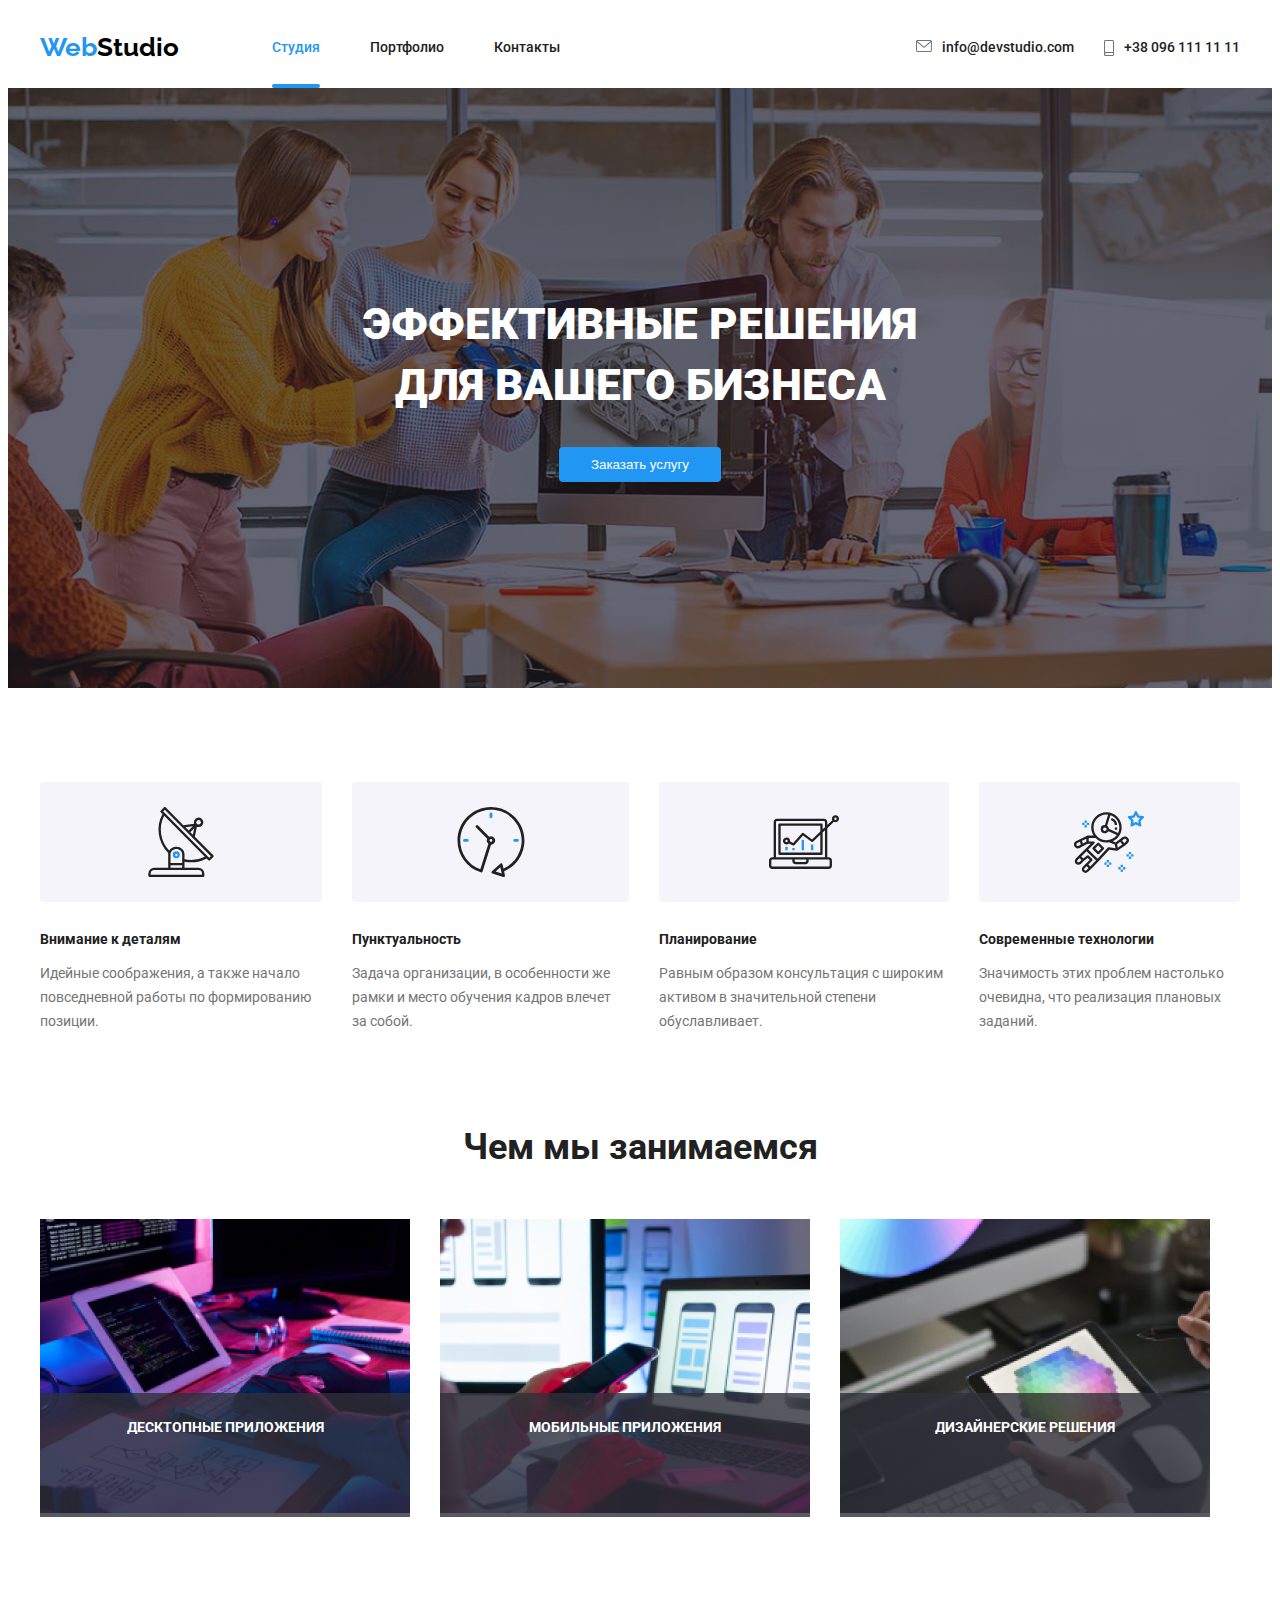
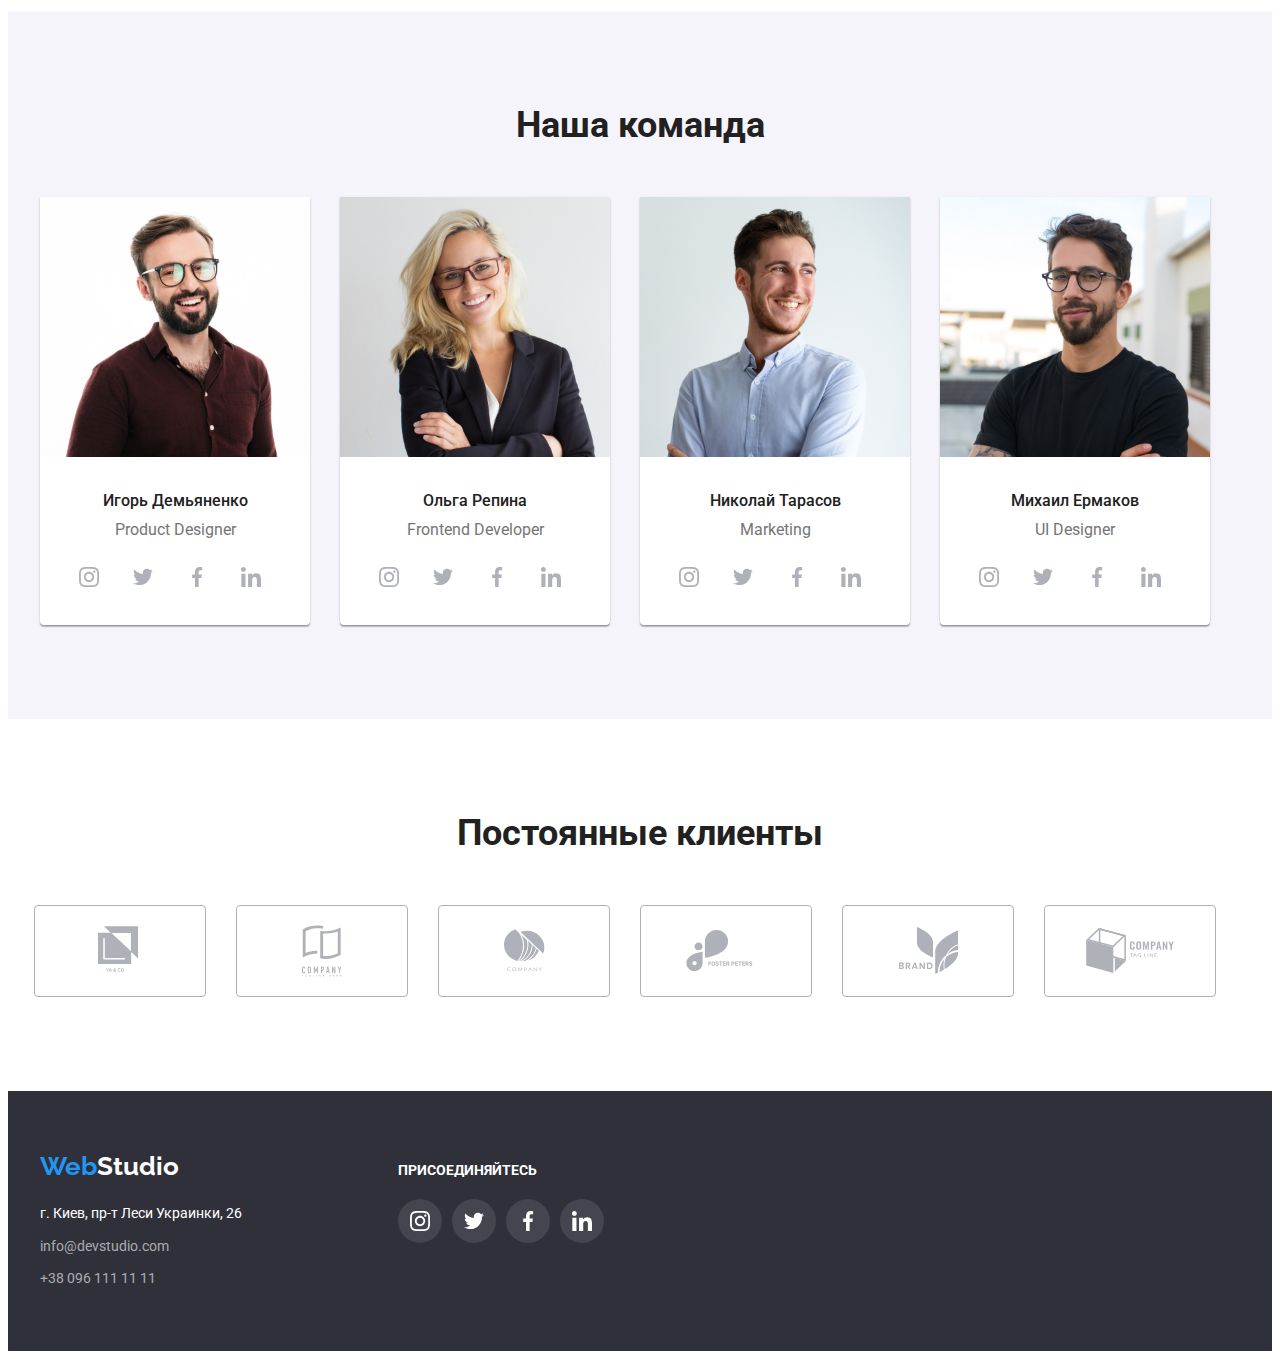
<file: index.html>
<!DOCTYPE html>
<html lang="ru">
<head>
    <meta charset="UTF-8">
    <meta name="viewport" content="width=device-width, initial-scale=1.0">
    <title>Главная</title>
    <link href="https://fonts.googleapis.com/css2?family=Raleway:wght@700&family=Roboto&display=swap" rel="stylesheet">
    <link rel="stylesheet" href="https://cdnjs.cloudflare.com/ajax/libs/modern-normalize/1.0.0/modern-normalize.min.css" integrity="sha512-ISS7cAi1PEhQ8jnbJpJZMd29NlhNj4AWYyLOSp2CE/CsHxTCu+r+t0D2yoJudVrd0/8fTVPUVDzY5Tvli75u/g==" crossorigin="anonymous" />
    <link rel="stylesheet" href="css/styles.css">
</head>
<body>
    <!--Панель навигации-->
    <header>
        <div class="container nav">
            <nav class="main-nav">
                <a href="./" class="logo"><span class="logo-header">Web</span><span class="logo-title">Studio</span></a>
    
                <ul class="nav list">
                    <li class="link-item"><a href="./"><span class="nav-title current">Студия</span></a></li>
                    <li class="link-item"><a href="./portfolio.html"><span class="nav-title">Портфолио</span></a></li>
                    <li class="link-item"><a href=""><span class="nav-title">Контакты</span></a></li>
                </ul>
            </nav>
                <ul class="contacts list">
                <li class="link">
                    <a class="link-item" href ="mailto:info@devstudio.com"><svg class="icon-envelope">
                        <use href="./images/symbol-defs.svg#icon-envelope"></use>
                    </svg>
                    <span class="contacts-title">info@devstudio.com</span>
                </a>    
            </li>
                <li class="link">
                    <a class="link-item" href="tel:380961111111"><svg class="smartphone">
                        <use href="./images/symbol-defs.svg#icon-smartphone"></use>
                    </svg>
                    <span class="contacts-title">+38 096 111 11 11</span></a></li>
            </ul>
        </div>
    </header>

    <main> 
        <!--Верхний блок-->
        <section class="hero block overlay">
            <div class="hero-content">
                <h1 class="hero-title">Эффективные решения <br>для вашего бизнеса</h1>
               <button class="button-link" data-modal-open>Заказать услугу</button>
            </div>
            
        </section>

    <!--Преимущества-->
    <section class="section">
        <div class="container"> 
                <ul class="advantages list">
                <li class="tumb">
                <h3 class="section-title">Внимание к деталям</h3>
                <p class="section-text item">Идейные соображения, а также начало повседневной работы по формированию позиции.</p>
            </li>
            <li class="tumb">
                <h3 class="section-title">Пунктуальность</h3>
                <p class="section-text item">Задача организации, в особенности же рамки и место обучения кадров влечет за собой.</p>
            </li>
            <li class="tumb">
                <h3 class="section-title">Планирование</h3>
                <p class="section-text item">Равным образом консультация с широким активом в значительной степени обуславливает.</p>
            </li>
            <li class="tumb">
                <h3 class="section-title">Современные технологии</h3>
                <p class="section-text item">Значимость этих проблем настолько очевидна, что реализация плановых заданий.</p>
            </li>
        </ul>
    </div>   
    </section>
   
    <!--Чем занимается компания-->
    <section class="section-first">
        <div class="container">
            <h2 class="caption">Чем мы занимаемся</h2>
            <ul class="caption-img list">
                <li class="li-caption"><img src="./images/box_1.jpg" alt="Сфера деятельности компании 1" width="370" /><p class="caption-text">ДЕСКТОПНЫЕ ПРИЛОЖЕНИЯ</p></li>
                <li class="li-caption"><img src="./images/box_2.jpg" alt="Сфера деятельности компании 2" width="370" /><p class="caption-text">МОБИЛЬНЫЕ ПРИЛОЖЕНИЯ</p></li>
                <li class="li-caption"><img src="./images/box_3.jpg" alt="Сфера деятельности компании 3" width="370" /><p class="caption-text">ДИЗАЙНЕРСКИЕ РЕШЕНИЯ</p></li>
            </ul>
        </div>
    </section>

    <section class="title-text section-second">
        <div class="container">
            <h2 class="caption">Наша команда</h2>
            <ul class="team list">
                <li class="team-img"><img src="./images/team_card_1.jpg" alt="Член нашей команды 1" width="270" />
                    <h3 class="section-title-name">Игорь Демьяненко</h3>
                        <p class="profession-item" lang="en"><span class="proffesion">Product Designer</span></p>
                   <ul class="list social-icon-list">
                       <li class="social-icon-item">
                           <a class="social-icon-link" href="https://www.instagram.com/">
                            <svg class="social-icon"><use href="./images/symbol-defs.svg#icon-instagram-2"></use></svg></a>
                        </li>
                        <li class="social-icon-item">
                            <a class="social-icon-link" href="https://twitter.com/">
                             <svg class="social-icon"><use href="./images/symbol-defs.svg#icon-twitter-1"></use></svg></a>
                         </li>
                         <li class="social-icon-item">
                            <a class="social-icon-link" href="https://www.facebook.com/">
                             <svg class="social-icon"><use href="./images/symbol-defs.svg#icon-facebook-1"></use></svg></a>
                         </li>
                         <li class="social-icon-item">
                            <a class="social-icon-link" href="https://www.linkedin.com/">
                             <svg class="social-icon"><use href="./images/symbol-defs.svg#icon-linkedin-1"></use></svg></a>
                         </li>
                    </ul> 
                    </li>
                <li class="team-img"><img src="./images/team_card_2.jpg" alt="Член нашей команды 2" width="270" />
                    <h3 class="section-title-name">Ольга Репина</h3>
                        <p class="profession-item" lang="en"><span class="proffesion">Frontend Developer</span></p>
                        <ul class="list social-icon-list">
                            <li class="social-icon-item">
                                <a class="social-icon-link" href="https://www.instagram.com/">
                                 <svg class="social-icon"><use href="./images/symbol-defs.svg#icon-instagram-2"></use></svg></a>
                             </li>
                             <li class="social-icon-item">
                                 <a class="social-icon-link" href="https://twitter.com/">
                                  <svg class="social-icon"><use href="./images/symbol-defs.svg#icon-twitter-1"></use></svg></a>
                              </li>
                              <li class="social-icon-item">
                                 <a class="social-icon-link" href="https://www.facebook.com/">
                                  <svg class="social-icon"><use href="./images/symbol-defs.svg#icon-facebook-1"></use></svg></a>
                              </li>
                              <li class="social-icon-item">
                                 <a class="social-icon-link" href="https://www.linkedin.com/">
                                  <svg class="social-icon"><use href="./images/symbol-defs.svg#icon-linkedin-1"></use></svg></a>
                              </li>
                         </ul> 
                    </li>
                <li class="team-img"><img src="./images/team_card_3.jpg" alt="Член нашей команды 3" width="270" />
                    <h3 class="section-title-name">Николай Тарасов</h3>
                        <p class="profession-item" lang="en"><span class="proffesion">Marketing</span></p>
                        <ul class="list social-icon-list">
                            <li class="social-icon-item">
                                <a class="social-icon-link" href="https://www.instagram.com/">
                                 <svg class="social-icon"><use href="./images/symbol-defs.svg#icon-instagram-2"></use></svg></a>
                             </li>
                             <li class="social-icon-item">
                                 <a class="social-icon-link" href="https://twitter.com/">
                                  <svg class="social-icon"><use href="./images/symbol-defs.svg#icon-twitter-1"></use></svg></a>
                              </li>
                              <li class="social-icon-item">
                                 <a class="social-icon-link" href="https://www.facebook.com/">
                                  <svg class="social-icon"><use href="./images/symbol-defs.svg#icon-facebook-1"></use></svg></a>
                              </li>
                              <li class="social-icon-item">
                                 <a class="social-icon-link" href="https://www.linkedin.com/">
                                  <svg class="social-icon"><use href="./images/symbol-defs.svg#icon-linkedin-1"></use></svg></a>
                              </li>
                         </ul> 
                    </li>
                <li class="team-img"><img src="./images/team_card_4.jpg" alt="Член нашей команды 4" width="270" />
                        <h3 class="section-title-name">Михаил Ермаков</h3>
                        <p class="profession-item" lang="en"><span class="proffesion">UI Designer</span></p>
                        <ul class="list social-icon-list">
                            <li class="social-icon-item">
                                <a class="social-icon-link" href="https://www.instagram.com/">
                                 <svg class="social-icon"><use href="./images/symbol-defs.svg#icon-instagram-2"></use></svg></a>
                             </li>
                             <li class="social-icon-item">
                                 <a class="social-icon-link" href="https://twitter.com/">
                                  <svg class="social-icon"><use href="./images/symbol-defs.svg#icon-twitter-1"></use></svg></a>
                              </li>
                              <li class="social-icon-item">
                                 <a class="social-icon-link" href="https://www.facebook.com/">
                                  <svg class="social-icon"><use href="./images/symbol-defs.svg#icon-facebook-1"></use></svg></a>
                              </li>
                              <li class="social-icon-item">
                                 <a class="social-icon-link" href="https://www.linkedin.com/">
                                  <svg class="social-icon"><use href="./images/symbol-defs.svg#icon-linkedin-1"></use></svg></a>
                              </li>
                         </ul> 
                    </li>
                </ul>
            </div>
    </section>
    <section class="title-text section-third">
        <div class="container">
            <h2 class="caption">Постоянные клиенты</h2>
            <ul class="list company">
                <li class="company-icon-item"><a class="company-icon-link" href="">
                    <svg class="company-icon" width="44.27" height="49.23"><use href="./images/symbol-defs.svg#icon-logo-1"></use></svg></a></li>
                <li class="company-icon-item"><a class="company-icon-link" href="">
                    <svg class="company-icon" width="40" height="52"><use href="./images/symbol-defs.svg#icon-logo-2"></use></svg></a></li>
                <li class="company-icon-item"><a class="company-icon-link" href="">
                    <svg class="company-icon" width="41" height="42.6"><use href="./images/symbol-defs.svg#icon-logo-3"></use></svg></a></li>
                <li class="company-icon-item"><a class="company-icon-link" href="">
                    <svg class="company-icon" width="79.66" height="42.02"><use href="./images/symbol-defs.svg#icon-logo-4"></use></svg></a></li>
                <li class="company-icon-item"><a class="company-icon-link" href="">
                    <svg class="company-icon" width="59" height="47"><use href="./images/symbol-defs.svg#icon-logo-5"></use></svg></a></li>
                <li class="company-icon-item"><a class="company-icon-link" href="">
                    <svg class="company-icon" width="88.48" height="45.44"><use href="./images/symbol-defs.svg#icon-logo-6"></use></svg></a></li>
                </ul>
            </div>
    </section>
</main>
   
    <!--Футер-->
    <footer class="footer-block">
        <div class="container flex">
        <div class="address-footer">
            <a href="./" class="logo-footer"><span class="logo-header">Web</span><span class="logo-title-footer">Studio</span></a> 
        <address class="address">
            г. Киев, пр-т Леси Украинки, 26 
            <a href="mailto:info@devstudio.com" class="footer-item"><span class="contacts-title-footer">info@devstudio.com</span></a>
            <a href="tel:380961111111" class="footer-item"><span class="contacts-title-footer item">+38 096 111 11 11</span></a>
        </address> 
    </div>
        <div class="invitation"><p class="invitation-item">ПРИСОЕДИНЯЙТЕСЬ</p>
            <ul class="list social-icon-list-footer">
                <li class="social-icon-item-footer">
                    <a class="social-icon-footer-link" href="https://www.instagram.com/">
                     <svg class="social-icon-footer"><use href="./images/symbol-defs.svg#icon-instagram-2"></use></svg></a>
                 </li>
                 <li class="social-icon-item-footer">
                     <a class="social-icon-footer-link" href="https://twitter.com/">
                      <svg class="social-icon-footer"><use href="./images/symbol-defs.svg#icon-twitter-1"></use></svg></a>
                  </li>
                  <li class="social-icon-item-footer">
                     <a class="social-icon-footer-link" href="https://www.facebook.com/">
                      <svg class="social-icon-footer"><use href="./images/symbol-defs.svg#icon-facebook-1"></use></svg></a>
                  </li>
                  <li class="social-icon-item-footer">
                     <a class="social-icon-footer-link" href="https://www.linkedin.com/">
                      <svg class="social-icon-footer"><use href="./images/symbol-defs.svg#icon-linkedin-1"></use></svg></a>
                  </li>
             </ul> 
        </div>
    </div>
    </footer>
    <div class="backdrop is-hidden" data-modal>
    <div class="modal">
        <button class="button-modal" data-modal-close><svg class="close"><use href="./images/symbol-defs.svg#icon-close-black"></use></svg></button>
    </div>
</div>
    <script src="./js/modal.js"></script>
</body>
</html>
</file>
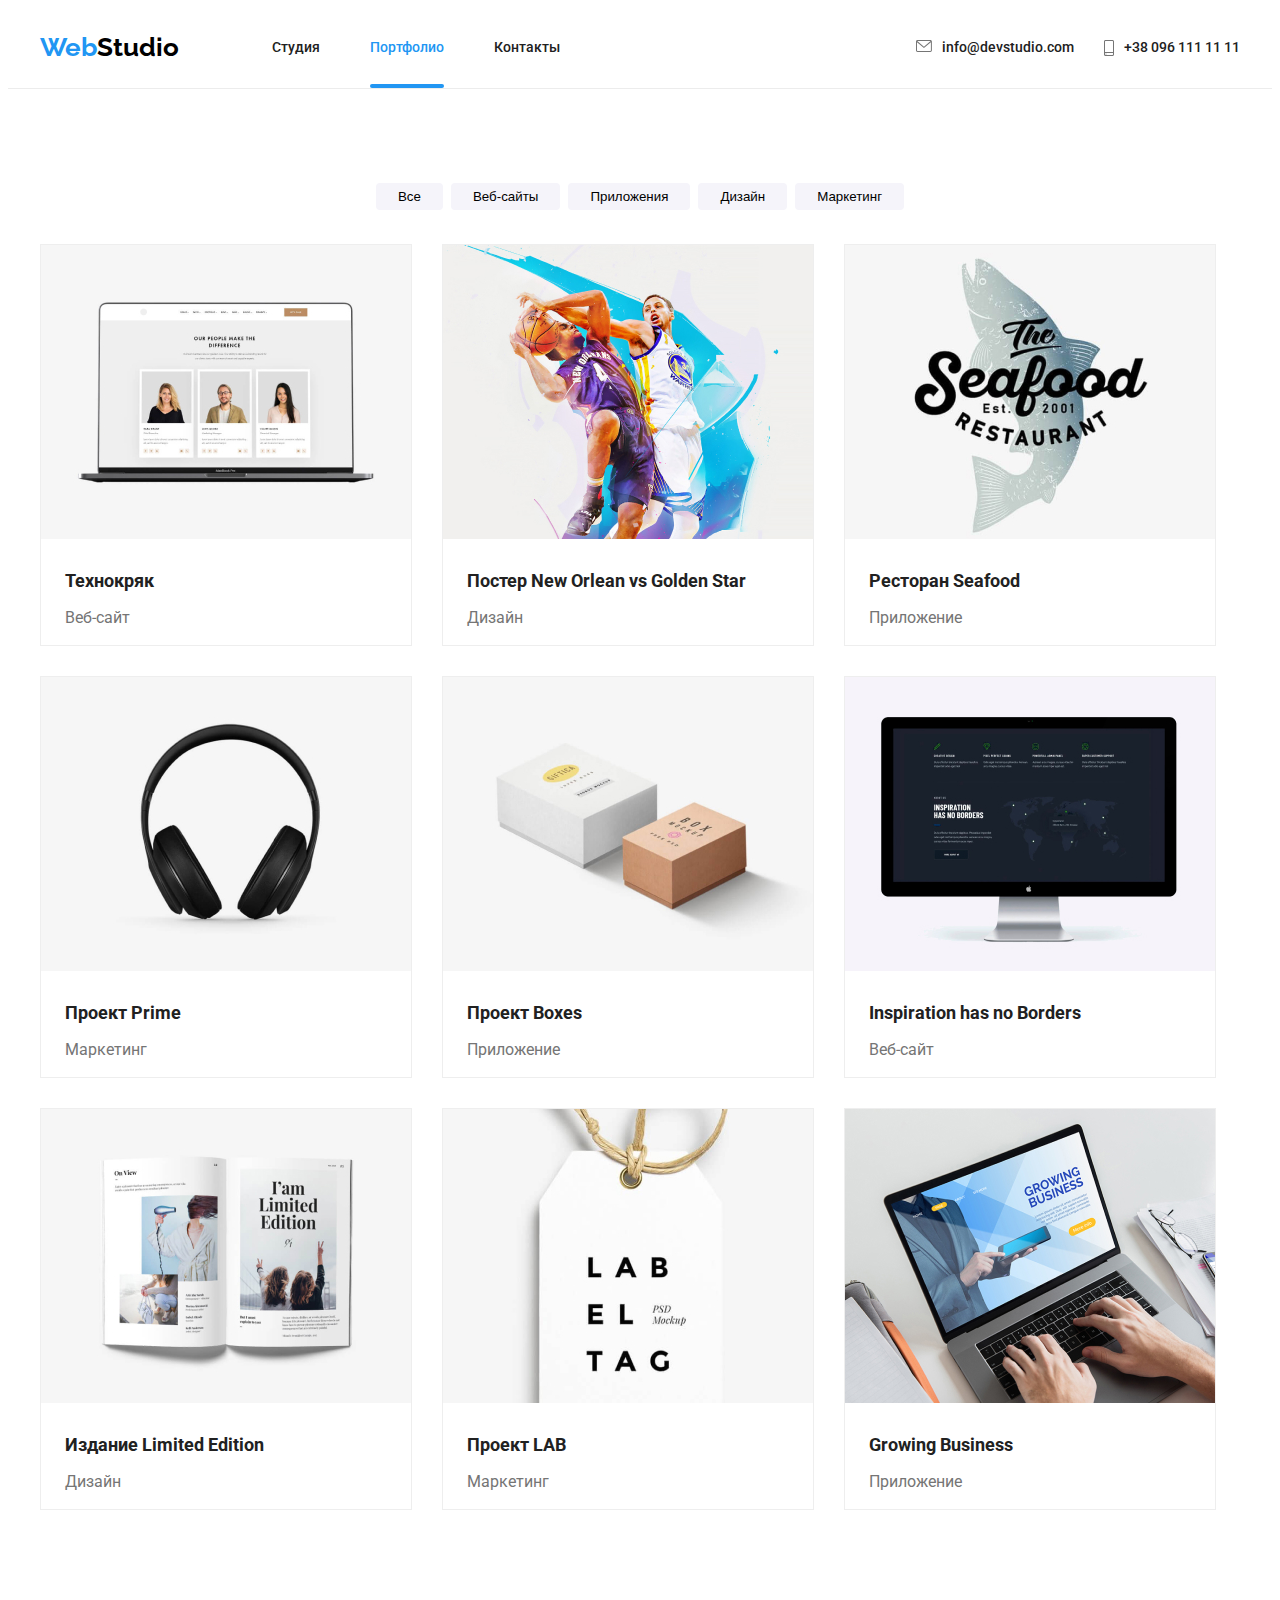
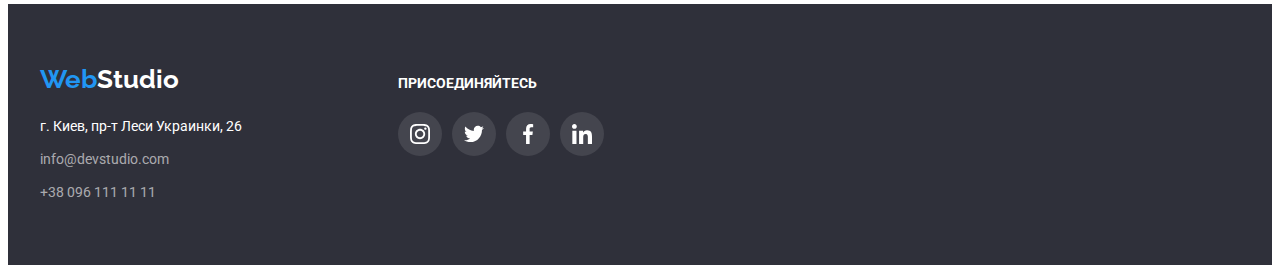
<file: portfolio.html>
<!DOCTYPE html>
<html lang="ru">
<head>
    <meta charset="UTF-8">
    <meta name="viewport" content="width=device-width, initial-scale=1.0">
    <title>Портфолио</title>
    <link rel="stylesheet" href="https://fonts.googleapis.com/css2?family=Raleway:wght@700&family=Roboto&display=swap">
    <link rel="stylesheet" href="https://cdnjs.cloudflare.com/ajax/libs/modern-normalize/1.0.0/modern-normalize.min.css" integrity="sha512-ISS7cAi1PEhQ8jnbJpJZMd29NlhNj4AWYyLOSp2CE/CsHxTCu+r+t0D2yoJudVrd0/8fTVPUVDzY5Tvli75u/g==" crossorigin="anonymous" />
    <link rel="stylesheet" href="css/styles.css">
</head>
<body>
    <!--Панель навигации-->
    <header class="container-nav">
        <div class="container nav"> 
            <nav class="main-nav">
            <a href="./" class="logo"><span class="logo-header">Web</span><span class="logo-title">Studio</span></a>

            <ul class="nav list">
                <li class="link-item"><a href="./"><span class="nav-title">Студия</span></a></li>
                <li class="link-item"><a href="./portfolio.html"><span class="nav-title current">Портфолио</span></a></li>
                <li class="link-item"><a href=""><span class="nav-title">Контакты</span></a></li>
            </ul>
        </nav>
            <ul class="contacts list">
            <li class="link">
                <a class="link-item" href ="mailto:info@devstudio.com"><svg class="icon-envelope">
                    <use href="./images/symbol-defs.svg#icon-envelope"></use>
                </svg>
                <span class="contacts-title">info@devstudio.com</span>
            </a>    
        </li>
            <li class="link">
                <a class="link-item" href="tel:380961111111"><svg class="smartphone">
                    <use href="./images/symbol-defs.svg#icon-smartphone"></use>
                </svg>
                <span class="contacts-title">+38 096 111 11 11</span></a></li>
        </ul>       
        </div>
    </header>

        <main>

        <!--Панель кнопок-->
        <section class="heading-content">
            <div class="container">
                <h1 class="heading">Панель кнопок</h1>
                    <ul class="filtres list">
                        <li class="button-item-li"><button type="button" class="button-item">Все</button></li>
                        <li class="button-item-li"><button type="button" class="button-item">Веб-сайты</button></li>
                        <li class="button-item-li"><button type="button" class="button-item">Приложения</button></li>
                        <li class="button-item-li"><button type="button" class="button-item">Дизайн</button></li>
                        <li class="button-item-li"><button type="button" class="button-item">Маркетинг</button></li>
                    </ul>
                        <h2 class="heading">Портфолио</h2>
                        <ul class="cart list">
                            <li class="img-galery"><a href=""><div class="cart-galery"><img src="./images/img_1.jpg" alt="Веб-сайт" width="370" /><div class="cart-action"><p>Технокряк это современная площадка распространения коронавируса. Компании используют эту платформу для цифрового шпионажа и атак на защищённые сервера конкурентов.</p></div></div>
                                    <h2 class="portfolio-title">Технокряк</h2>
                                    <p class="portfolio-text">Веб-сайт</p>
                                </a>
                                </li>
                            <li class="img-galery"><a href=""><div class="cart-galery"><img src="./images/img_2.jpg" alt="Дизайн" width="370" /><div class="cart-action"><p>Технокряк это современная площадка распространения коронавируса. Компании используют эту платформу для цифрового шпионажа и атак на защищённые сервера конкурентов.</p></div></div>
                                    <h2 class="portfolio-title">Постер New Orlean vs Golden Star</h2>
                                    <p class="portfolio-text">Дизайн</p>
                                </a>
                                </li>
                            <li class="img-galery"><a href=""><div class="cart-galery"><img src="./images/img_3.jpg" alt="Приложение" width="370" /><div class="cart-action"><p>Технокряк это современная площадка распространения коронавируса. Компании используют эту платформу для цифрового шпионажа и атак на защищённые сервера конкурентов.</p></div></div>
                                    <h2 class="portfolio-title">Ресторан Seafood</h2>
                                    <p class="portfolio-text">Приложение</p>
                                </a>
                                </li>
                            <li class="img-galery"><a href=""><div class="cart-galery"><img src="./images/img_4.jpg" alt="Маркетинг" width="370" /><div class="cart-action"><p>Технокряк это современная площадка распространения коронавируса. Компании используют эту платформу для цифрового шпионажа и атак на защищённые сервера конкурентов.</p></div></div>
                                   <h2 class="portfolio-title">Проект Prime</h2>
                                <p class="portfolio-text">Маркетинг</p>
                                </a>
                            </li>
                            <li class="img-galery"><a href=""><div class="cart-galery"><img src="./images/img_5.jpg" alt="Приложение" width="370" /><div class="cart-action"><p>Технокряк это современная площадка распространения коронавируса. Компании используют эту платформу для цифрового шпионажа и атак на защищённые сервера конкурентов.</p></div></div>
                                    <h2 class="portfolio-title">Проект Boxes</h2>
                                <p class="portfolio-text">Приложение</p>
                            </a>
                            </li>
                            <li class="img-galery"><a href=""><div class="cart-galery"><img src="./images/img_6.jpg" alt="Веб-сайт" width="370" /><div class="cart-action"><p>Технокряк это современная площадка распространения коронавируса. Компании используют эту платформу для цифрового шпионажа и атак на защищённые сервера конкурентов.</p></div></div>
                                   <h2 class="portfolio-title">Inspiration has no Borders</h2>
                                <p class="portfolio-text">Веб-сайт</p>
                            </a>
                            </li>
                            <li class="img-galery"><a href=""><div class="cart-galery"><img src="./images/img_7.jpg" alt="Дизайн" width="370" /><div class="cart-action"><p>Технокряк это современная площадка распространения коронавируса. Компании используют эту платформу для цифрового шпионажа и атак на защищённые сервера конкурентов.</p></div></div>
                                    <h2 class="portfolio-title">Издание Limited Edition</h2>
                                <p class="portfolio-text">Дизайн</p>
                            </a>
                            </li>
                            <li class="img-galery"><a href=""><div class="cart-galery"><img src="./images/img_8.jpg" alt="Маркетинг" width="370" /><div class="cart-action"><p>Технокряк это современная площадка распространения коронавируса. Компании используют эту платформу для цифрового шпионажа и атак на защищённые сервера конкурентов.</p></div></div>
                                    <h2 class="portfolio-title">Проект LAB</h2>
                                <p class="portfolio-text">Маркетинг</p>
                            </a>
                            </li>
                            <li class="img-galery"><a href=""><div class="cart-galery"><img src="./images/img_9.jpg" alt="Приложение" width="370" /><div class="cart-action"><p>Технокряк это современная площадка распространения коронавируса. Компании используют эту платформу для цифрового шпионажа и атак на защищённые сервера конкурентов.</p></div></div>
                                    <h2 class="portfolio-title">Growing Business</h2>
                                <p class="portfolio-text">Приложение</p>
                            </a>
                            </li>
                        </ul>
                </div>
            </section>
    </main>

     <!--Футер-->
     <footer class="footer-block">
        <div class="container flex">
        <div class="address-footer">
            <a href="./" class="logo-footer"><span class="logo-header">Web</span><span class="logo-title-footer">Studio</span></a> 
        <address class="address">
            г. Киев, пр-т Леси Украинки, 26 
            <a href="mailto:info@devstudio.com" class="footer-item"><span class="contacts-title-footer">info@devstudio.com</span></a>
            <a href="tel:380961111111" class="footer-item"><span class="contacts-title-footer item">+38 096 111 11 11</span></a>
        </address> 
    </div>
        <div class="invitation"><p class="invitation-item">ПРИСОЕДИНЯЙТЕСЬ</p>
            <ul class="list social-icon-list-footer">
                <li class="social-icon-item-footer">
                    <a class="social-icon-footer-link" href="https://www.instagram.com/">
                     <svg class="social-icon-footer"><use href="./images/symbol-defs.svg#icon-instagram-2"></use></svg></a>
                 </li>
                 <li class="social-icon-item-footer">
                     <a class="social-icon-footer-link" href="https://twitter.com/">
                      <svg class="social-icon-footer"><use href="./images/symbol-defs.svg#icon-twitter-1"></use></svg></a>
                  </li>
                  <li class="social-icon-item-footer">
                     <a class="social-icon-footer-link" href="https://www.facebook.com/">
                      <svg class="social-icon-footer"><use href="./images/symbol-defs.svg#icon-facebook-1"></use></svg></a>
                  </li>
                  <li class="social-icon-item-footer">
                     <a class="social-icon-footer-link" href="https://www.linkedin.com/">
                      <svg class="social-icon-footer"><use href="./images/symbol-defs.svg#icon-linkedin-1"></use></svg></a>
                  </li>
             </ul> 
        </div>
    </div>
    </footer>
</body>
</html>
</file>
<file: css/styles.css>
:root {
    --primary-text-color: #212121;
    --title-text-color:  #757575;
    --accent-color: #2196F3;
    --primary-white-color: #ffffff
}

body {
   background: var(--primary-white-color); 
   font-family: Roboto, sans-serif;
}

a {
    text-decoration: none;
}

.button-link {
    border: none;
}

.button:focus {
    outline: none;
}

.logo {
    margin-right: 93px;
}

.logo-header {
    color: #2196F3;
    font-family: Raleway;
    font-weight: 700;
    font-size: 26px;
    line-height: 1.2;
  
}

.logo-title {
    color: #000000;
    font-family: Raleway;
    font-weight: 700;
    font-size: 26px;
    line-height: 1.2;
}

.list {
    padding: 0;
    margin: 0;
    list-style: none;
}

.container {
    width: 1200px;
    padding-left: 15px;
    padding-right: 15px;
    margin-right: auto;
    margin-left: auto;
}

/* Навигация */

.main-nav {
    display: flex;
    align-items: center;
    
}

.container-nav {
    border-bottom: 1px solid #ececec;
}

.container.nav {
    display: flex;
    align-items: center;
}

.nav {
    font-weight: 500;
    font-size: 14px;
    line-height: 1.14;
    display: flex;
}

.link-item{
    margin-right: 50px;
    
}

.link-item:last-child {
    margin-right: 0px;
}

.link:first-child {
    margin-left: 0px;
}

.nav-title {
    color: var(--primary-text-color);
    padding-bottom: 32px;
    padding-top: 32px;
    display: block;
    transition: 250ms cubic-bezier(0.4, 0, 0.2, 1);
}

.nav .nav-title:hover, :focus {
    color: var(--accent-color);
}

.nav .nav-title.current {
    color: var(--accent-color);
    position: relative;
} 

.current::after {
    content: "";
    display: block;
    width: 100%;
    height: 4px;
    border-radius: 2px;
    background-color: var(--accent-color);
    position: absolute;
    left: 0;
    bottom: 0;
}

/* Контакты */

.icon-envelope {
    width: 16px;
    height: 12px;
    margin-right: 10px;
    align-items: center;
    fill: var(--title-text-color);
    transition: 250ms cubic-bezier(0.4, 0, 0.2, 1);
}

.smartphone {
    width: 10px;
    height: 16px;
    margin-right: 10px;
    margin-left: 30px;
    vertical-align: middle;  
    fill: var(--title-text-color);
    transition: 250ms cubic-bezier(0.4, 0, 0.2, 1);
}

.link-item {
    display: flex;
    color: var(--primary-text-color);
    font-weight: 500;
    font-size: 14px;
    line-height: 1.14; 
    transition: 250ms cubic-bezier(0.4, 0, 0.2, 1);
    
}

.link-item:hover, .link-item:focus {
    color: var(--accent-color);
}

.link-item:hover .icon-envelope, .link-item:focus .icon-envelope{
    fill: var(--accent-color);
}

.link-item:hover .smartphone, .link-item:focus .smartphone {
    fill: var(--accent-color);
}


.contacts {
    display: flex;
    margin-left: auto;
}

/*Верхний блок */
.hero-title {
    color: var(--primary-white-color);
    font-family: Roboto;
    font-weight: 900;
    font-size: 44px;
    line-height: 1.4;
    text-transform: uppercase;
    text-align: center;
    margin: 0px;
    margin-bottom: 30px;
}

.overlay {
    display: flex;
    flex-direction: column;
    justify-content: center;
    align-items: center;
    max-width: 1600px;
    height: 600px;
    margin-right: auto;
    margin-left: auto;
    background-color: #2F303A;
    background-image: linear-gradient(
        to right,
    rgba(47, 48, 58, 0.4),
    rgba(47, 48, 58, 0.4)
    ), url(../images/fon.jpeg); 
    background-size: cover;
    background-repeat: no-repeat;
    background-position: center;
}

.hero {
    text-align: center;
}

.button-link {
    display: inline-block;
    color: var(--primary-white-color);
    background-color: var(--accent-color);
    border-radius: 4px;
    padding: 10px 32px;
   
    text-align: center;
}

.button {
    font-family: inherit;
}

/*main*/

.advantages {
    display: flex;
}

.container .icon {
    width: 270px;
    height: 120px;
    background-color: #F5F4FA;
}

.section {
    padding-top: 94px;
}


.tumb::before {
    display: block;
    content: "";
    height: 120px;
    background-color: #F5F4FA;
    border-radius: 4px;
    background-size: 70px;
    background-repeat: no-repeat;
    background-position: center; 
    margin-bottom: 30px;   
}

.tumb:nth-child(1)::before {
    background-image: url(../images/antenna-1.svg);
}

.tumb:nth-child(2)::before {
    background-image: url(../images/clock-1.svg);
}

.tumb:nth-child(3)::before {
    background-image: url(../images/diagram-1.svg);
}

.tumb:nth-child(4)::before {
    background-image: url(../images/astronaut-1.svg);
}

.section-title {
    color: var(--primary-text-color);
    font-weight: 700;
    font-size: 14px;
    line-height: 1.14;
    margin: 0px;
}

.section-title-name {
    color: var(--primary-text-color);
    font-weight: 500;
    font-size: 16px;
    line-height: 1.2;
    margin-top: 30px;
    margin-bottom: 0px;
    text-align: center;
}

.proffesion{
    display: inline-block;
    color: var(--title-text-color);
    font-weight: 400;
    font-size: 16px;
    line-height: 1.2;
    margin-bottom: 16px;
    
}

.profession-item {
    margin: 0px;
    margin-top: 10px;
    text-align: center;
}

.section-text {
    color: var(--title-text-color);
    font-weight: 400;
    font-size: 14px;
    line-height: 1.7;
    margin-bottom: 0px;
}


.tumb {
    margin-right: 30px;
}

.tumb:last-child {
    margin-right: 0px;
}

.section-first {
    text-align: center;
    padding-top: 94px;
    padding-bottom: 94px;
}

.section-second {
    background-color: #F5F4FA;
    text-align: center;
    padding-top: 94px;
    padding-bottom: 94px;
}

.caption {
    display: inline-block;
    color: var(--primary-text-color);
    font-weight: 700;
    font-size: 36px;
    line-height: 1.16;
    margin-top: 0px;
    margin-bottom: 50px;
}

.section-third {
    background-color: #ffffff;
    text-align: center;
    padding-top: 94px;
}

.caption-img {
    display: flex;
}

.li-caption {
    margin-right: 30px;
    position: relative;
}

.team {
    display: flex;
}

.caption-text {
    font-family: Roboto;
    font-weight: 700;
    font-size: 14px;
    line-height: 1.14;
    text-align: center;
    color: #ffffff;
    margin: 0px;
    background-color: rgba(47, 48, 58, 0.8);
    width: 100%;
    height: 70px;
    padding-top: 27px;
    padding-bottom: 27px;
    position: absolute;
    left: 0;
    bottom: 0;
}

.team-img {
    margin-right: 30px;
    background-color: #fff;
    width: 270px;
    height: 428px;
    box-shadow: 0px 1px 3px rgba(0, 0, 0, 0.12), 0px 1px 1px rgba(0, 0, 0, 0.14), 0px 2px 1px rgba(0, 0, 0, 0.2);
    border-radius: 0px 0px 4px 4px;
}

.team-img:last-child {
    margin-right: 0px;
}

.li-caption:last-child {
    margin-right: 0px;
}

.social-icon-list {
    display: flex;
    justify-content: center;
    margin-bottom: 30px; 
    
}

.social-icon-item {
    margin-right: 10px;
    transition: transform 250ms cubic-bezier(0.4, 0, 0.2, 1);
}

.social-icon-item:not(:last-child) {
    margin-right: 10px;
}

.social-icon-link {
    display: flex;
    justify-content: center;
    align-items: center;
    content: "";
    width: 44px;
    height: 44px;
    background-color: #ffffff;
    border-radius: 50%;
    background-position: center;
    background-size: contain;
    transition: 250ms cubic-bezier(0.4, 0, 0.2, 1);
}

.social-icon {
    width: 20px;
    height: 20px;
    fill: #AFB1B8; 
    transition: 250ms cubic-bezier(0.4, 0, 0.2, 1);
}

.social-icon-link:hover {
    background-color: var(--accent-color);
}

.social-icon-link:hover .social-icon{
    fill: #ffffff;
}

.company {
    display: flex;
    justify-content: center;
    padding-bottom: 94px;
}

.company-icon-item {
    margin-right: 30px;
}

.company-icon-item:not(:last-child) {
    margin-right: 30px;
}

.company-icon-link {
    display: flex;
    justify-content: center;
    align-items: center;
    content: "";
    width: 170px;
    height: 90px;
    border: solid 1px;
    background-color: #ffffff;
    background-position: center;
    background-size: contain;
    border: 1px solid #AFB1B8;
    border-radius: 4px;
    transition: 250ms cubic-bezier(0.4, 0, 0.2, 1);
}

.company-icon {
    fill: #AFB1B8; 
    transition: 250ms cubic-bezier(0.4, 0, 0.2, 1);  
}

.company-icon-link:hover {
    border-color: var(--accent-color);
}

.company-icon-link:hover .company-icon{
    fill: var(--accent-color);
}

/* Портфолио */

.button-item {
    padding: 6px 22px;
    background: #F5F4FA;
    border-radius: 4px;
    border: 0cm;
    cursor: pointer;
    transition: 250ms cubic-bezier(0.4, 0, 0.2, 1);
}

.button-item-li {
    margin-right: 8px;
}

.button-item-li:last-child {
    margin-right: 0px;
}

.filtres {
    display: flex; 
    justify-content: center;
    border: 0cm;
}

.filtres .button-item:hover, .filtres .button-item:focus {
    background-color: var(--accent-color);
    color: #ffffff;
    filter: drop-shadow(0px 4px 4px rgba(0, 0, 0, 0.25));
}


.heading {
    display: none;
}

.heading-content {
    padding-top: 94px;
}

.portfolio-title {
    color: var(--primary-text-color);
    font-weight: 700;
    font-size: 18px;
    line-height: 2;
    margin-bottom: 0px;
    margin-top: 0px;
    padding-top: 20px;
    padding-bottom: 4px;
    padding-left: 24px;
}

.portfolio-text {
    color: var(--title-text-color);
    font-weight: 400;
    font-size: 16px;
    line-height: 1.87;
    margin: 0px;
    padding-bottom: 20px;
    padding-left: 24px;
}


.cart {
    display: flex;
    flex-wrap: wrap;
    padding-top: 34px;
    padding-bottom: 94px;
}

.img-galery {
    margin-top: 0px;
    margin-bottom: 30px;
    margin-right: 30px;
    width: 370px;
    height: 400px;
    border: 1px solid #EEEEEE;
}

.img-galery:hover {
    box-shadow: 0px 4px 4px rgba(0, 0, 0, 0.25);
}
.cart-galery {
    position: relative;
    margin-left: auto;
    margin-right: auto;
    overflow: hidden;
}   

.cart-action {
    opacity: 0;
    font-style: normal;
    font-weight: normal;
    color: #ffffff;
    font-size: 18px;
    line-height: 1.5em;
    letter-spacing: 0.03em;
    position: absolute;
    display: block;
    width: 100%;
    height: 100%;
    background-color: rgba(33, 150, 243, 0.9);
    left: 0;
    top: 0;
    padding: 63px 24px;
    transform: translateY(101%);
    transition: 250ms cubic-bezier(0.4, 0, 0.2, 1);
}

.img-galery:hover .cart-action {
    opacity: 1;
    transform: translateY(0);
    
}

.img-galery:nth-child(3n) {
    margin-right: 0;
}

.img-galery:nth-last-of-type(-n+3) {
    margin-bottom: 0;
}

.text-item {
    display: block;
    padding-left: 24px;
    margin-top: 20px;
}

.footer-block {
    background: #2F303A;
}

.logo-footer {
    display: inline-block;
    margin-top: 60px;
}

.address {
    display: block;
    font-family: roboto, sans-serif;
    font-style: normal;
    font-weight: 400;
    font-size: 14px;
    line-height: 1.7;
    color: #FFFFFF;
    margin-top: 20px;
    margin-bottom: 60px;
    
}

.logo-title-footer {
    color: #ffffff;
    font-family: Raleway, sans-serif;
    font-weight: 700;
    font-size: 26px;
    line-height: 1.2;
}

.contacts-title-footer {
    font-family: Roboto, sans-serif;
    font-weight: 400;
    font-size: 14px;
    line-height: 1.7;
    color: rgba(255, 255, 255, 0.6);
    
}

.footer-item {
    display: block;
    margin-top: 9px;
}

.flex {
    display: flex;
}

.address-footer {
    display: block;
}

.address-footer {
    margin-right: 156px;
}

.invitation-item {
    font-family: Roboto;
    font-weight: 700;
    font-size: 14px;
    line-height: 1.14;
    color: #ffffff;
    margin: 0px;
    margin-top: 72px;
}

.social-icon-list-footer {
    display: flex;
    justify-content: center;
    margin-top: 20px;
    
} 

.social-icon-item-footer {
    margin-right: 10px;
}

.social-icon-item-footer:not(:last-child) {
    margin-right: 10px;
}

.social-icon-footer-link {
    display: flex;
    justify-content: center;
    align-items: center;
    content: "";
    width: 44px;
    height: 44px;
    background: rgba(255, 255, 255, 0.1);
    border-radius: 50%;
    background-position: center;
    background-size: contain;
    transition: 250ms cubic-bezier(0.4, 0, 0.2, 1);
}

.social-icon-footer {
    width: 20px;
    height: 20px;
    fill: #ffffff;   
}

.social-icon-footer-link:hover {
    background-color: var(--accent-color);
}

.backdrop {
    position: fixed;
    top: 0;
    left: 0;
    width: 100%;
    height: 100%;
    background-color: rgba(0, 0, 0, 0.2);
    z-index: 100;
}

.modal {
    position: absolute;
    top: 50%;
    left: 50%;
    transform: translate(-50%, -50%);
    background: #FFFFFF;
    box-shadow: 0px 1px 3px rgba(0, 0, 0, 0.12), 0px 1px 1px rgba(0, 0, 0, 0.14), 0px 2px 1px rgba(0, 0, 0, 0.2);
    border-radius: 4px; 
    width: 528px;
    height: 581px;
    opacity: 1;
}

.button-modal {
    display: flex;
    align-items: center;
    content: "";
    width: 30px;
    height: 30px;
    background-color: #ffffff;
    border: 1px solid rgba(0, 0, 0, 0.1);
    border-radius: 50%;
    background-position: center;
    background-size: contain;
    margin-right: 8px;
    margin-left: auto;
    margin-top: 8px;
}

.close {
    width: 18px;
    height: 18px;
}

.is-hidden {
    visibility: hidden;
}
</file>
